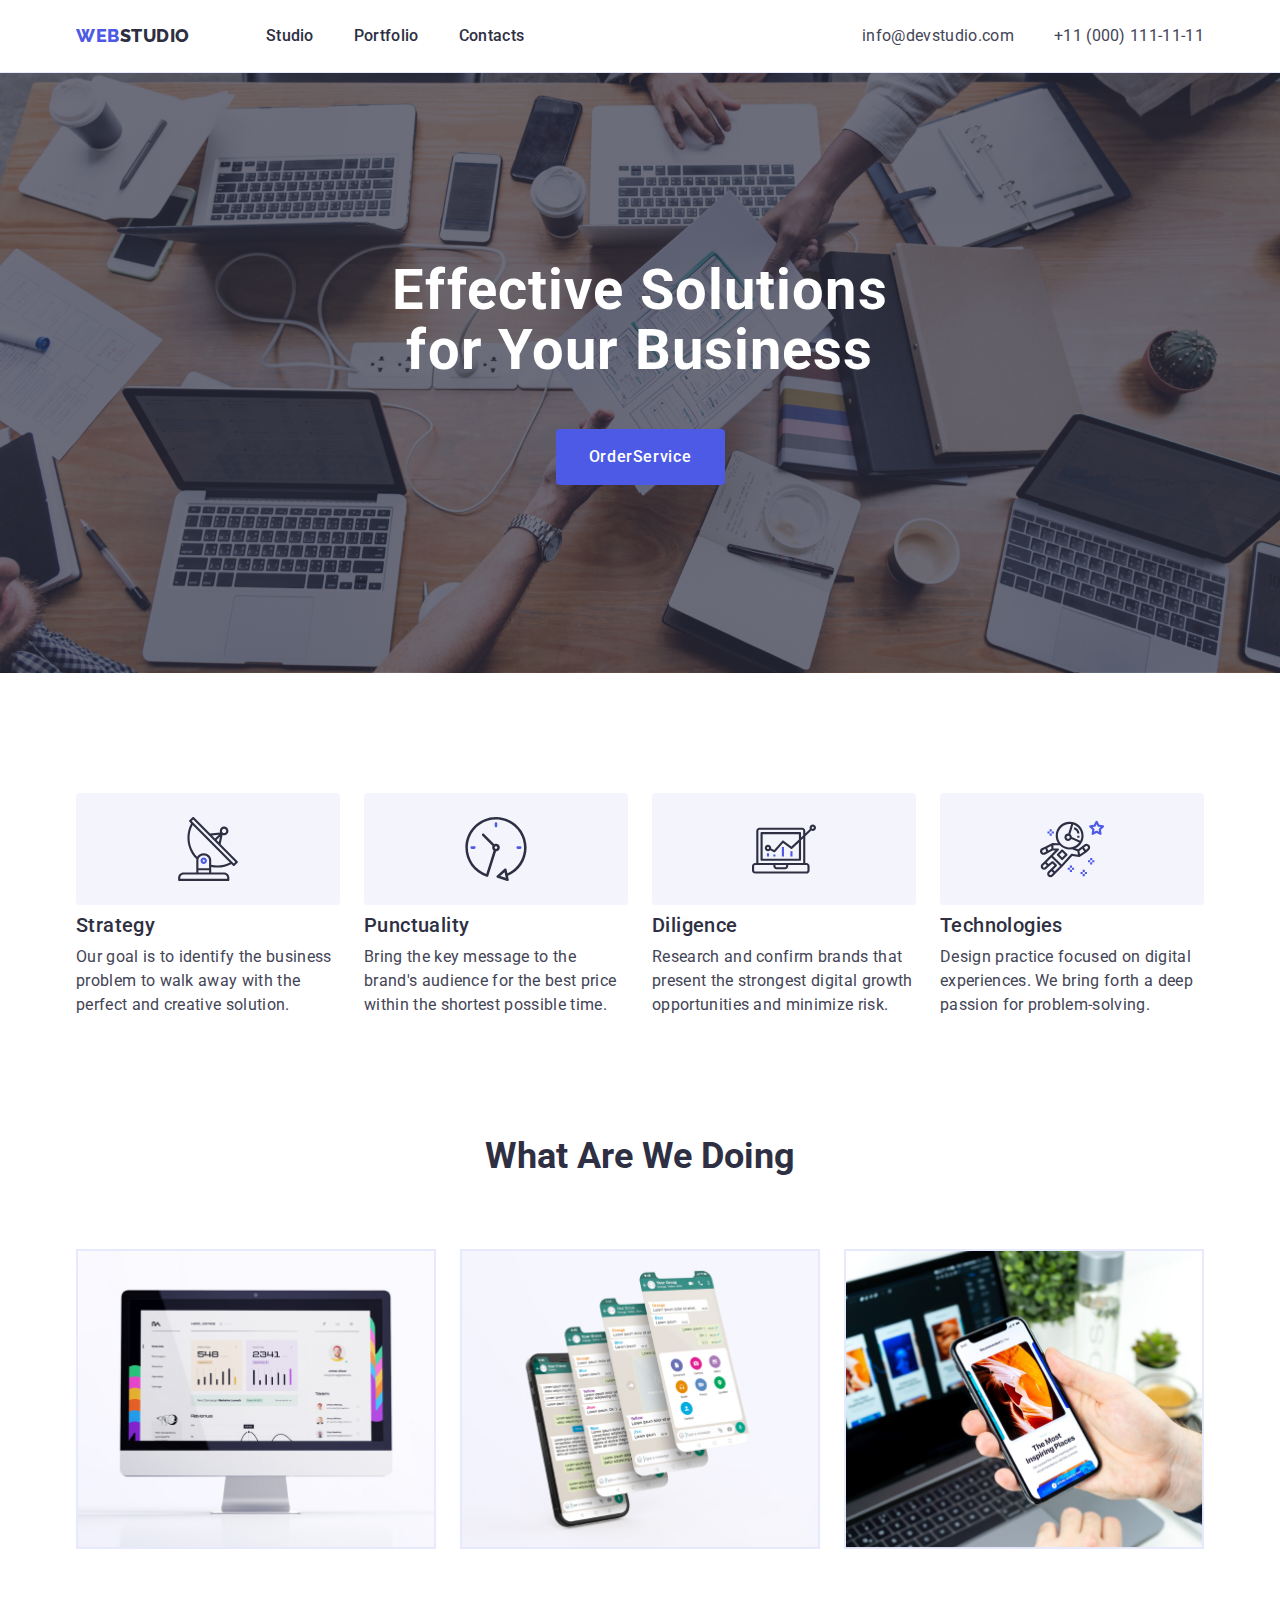
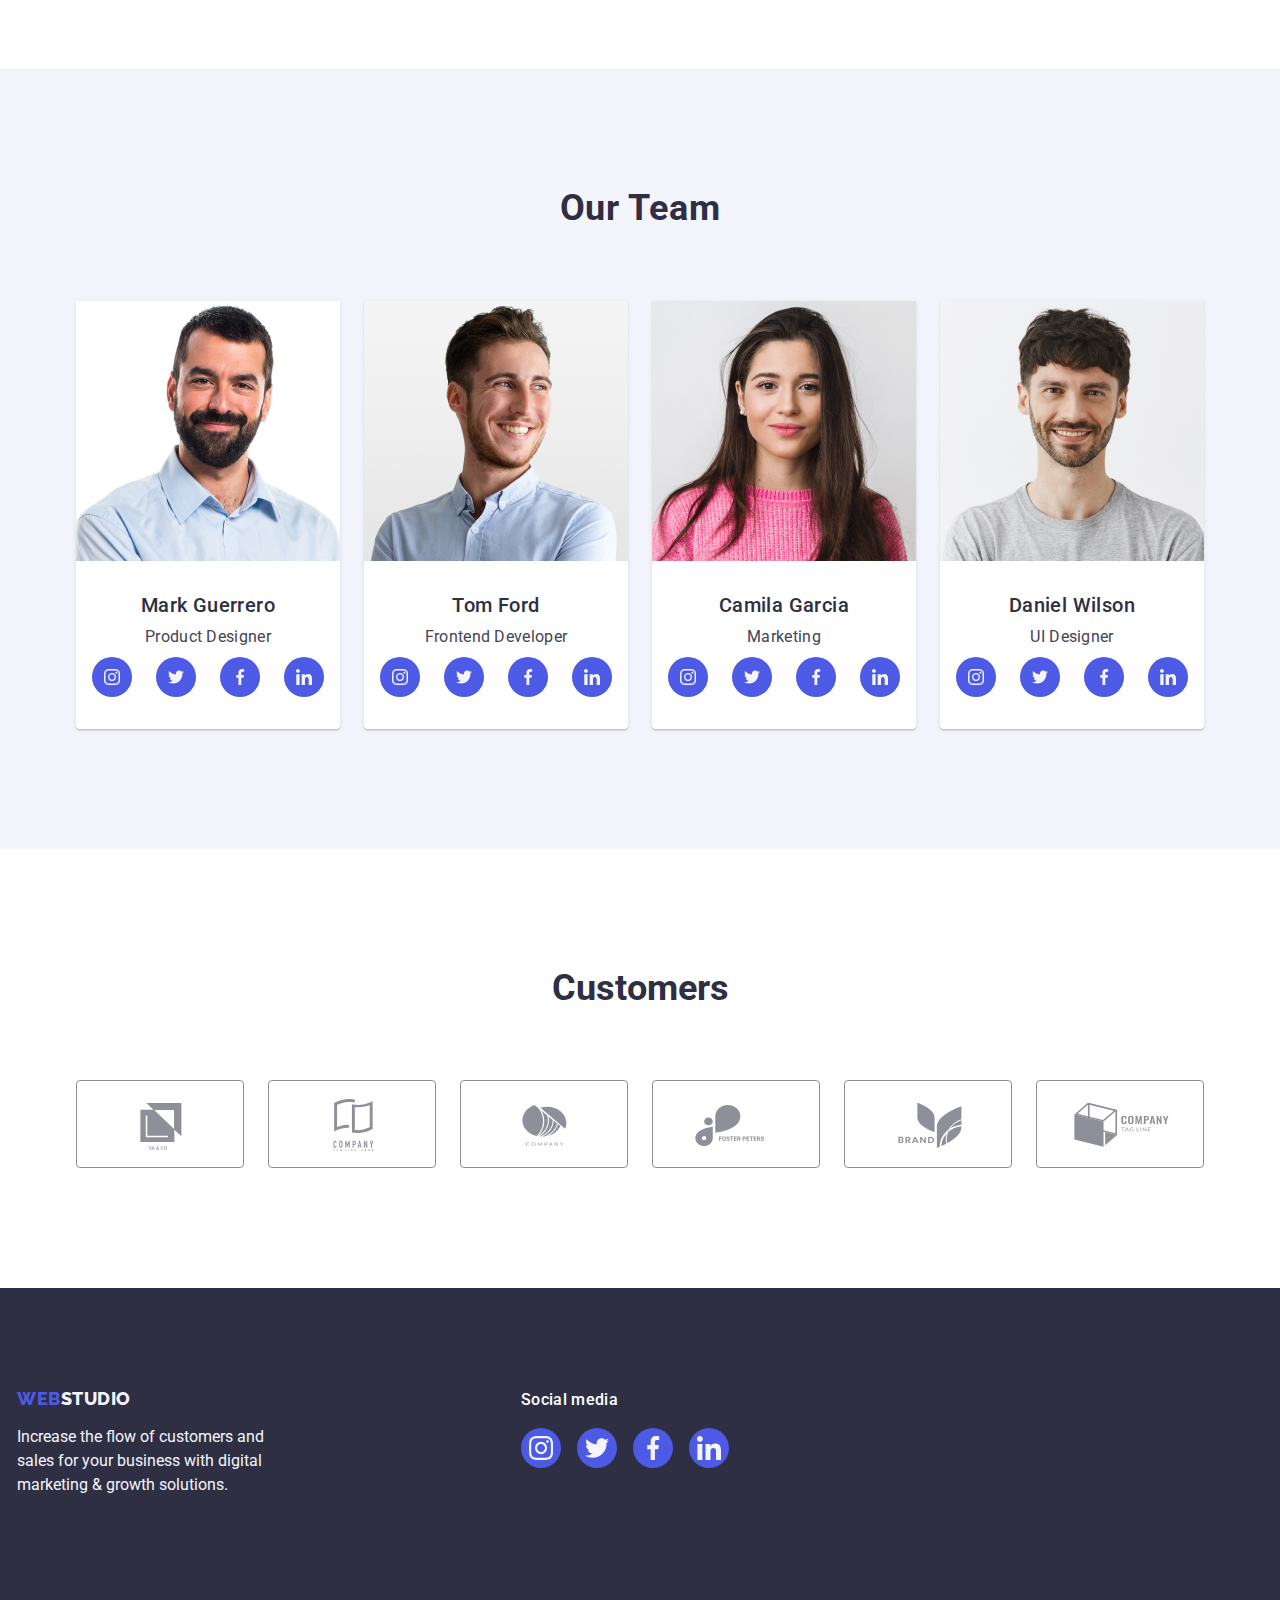
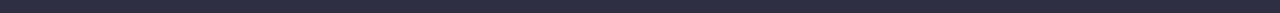
<file: index.html>
<!DOCTYPE html>
<html lang="en">
  <head>
    <meta charset="UTF-8" />
    <meta http-equiv="X-UA-Compatible" content="IE=edge" />
    <meta name="viewport" content="width=device-width, initial-scale=1.0" />
    <title>Document</title>

    <link rel="preconnect" href="https://fonts.googleapis.com" />
    <link rel="preconnect" href="https://fonts.gstatic.com" crossorigin />
    <link
      href="https://fonts.googleapis.com/css2?family=Raleway:wght@800&family=Roboto:wght@400;500;700;900&display=swap"
      rel="stylesheet"
    />
    <link
      href="https://cdn.jsdelivr.net/npm/modern-normalize@1.1.0/modern-normalize.min.css"
      rel="stylesheet"
    />
    <link rel="stylesheet" href="./css/styles.css" />
  </head>
  <body>
    <header class="box">
      <div class="header container">
        <nav class="navi">
          <a href="./index.html" class="logo link"
            >Web<span class="span">Studio</span>
          </a>

          <ul class="list">
            <li class="nav-list">
              <a href="./index.html" class="menu link">Studio </a>
            </li>
            <li class="nav-list">
              <a href="./portfolio.html" class="menu link">Portfolio </a>
            </li>
            <li class="nav-list"><a href="" class="menu link">Contacts </a></li>
          </ul>
        </nav>
        <address class="adress-list">
          <ul class="list">
            <li>
              <a class="adress link" href="mailto:info@devstudio.com"
                >info@devstudio.com</a
              >
            </li>
            <li>
              <a class="adress link" href="tel:+110001111111"
                >+11 (000) 111-11-11</a
              >
            </li>
          </ul>
        </address>
      </div>
    </header>

    <main>
      <section class="mainsection">
        <div class="container">
          <h1 class="maintext">Effective Solutions for Your Business</h1>

          <button class="btn" type="button">OrderService</button>
        </div>
      </section>
      <section class="about">
        <div class="container">
          <h2 class="visually-hidden">about</h2>
          <ul class="list-team about-list">
            <li class="about-list">
              <div class="ikon">
                <svg width="64" height="64">
                  <use href="./images/icons.svg#icon-antenna-1"></use>
                </svg>
              </div>
              <h3 class="strategy">Strategy</h3>
              <p class="strategytext">
                Our goal is to identify the business problem to walk away with
                the perfect and creative solution.
              </p>
            </li>
            <li class="about-list">
              <div class="ikon">
                <svg width="64" height="64">
                  <use href="./images/icons.svg#icon-clock-1"></use>
                </svg>
              </div>
              <h3 class="strategy">Punctuality</h3>
              <p class="strategytext">
                Bring the key message to the brand's audience for the best price
                within the shortest possible time.
              </p>
            </li>
            <li class="about-list">
              <div class="ikon">
                <svg width="64" height="64">
                  <use href="./images/icons.svg#icon-diagram-1"></use>
                </svg>
              </div>
              <h3 class="strategy">Diligence</h3>
              <p class="strategytext">
                Research and confirm brands that present the strongest digital
                growth opportunities and minimize risk.
              </p>
            </li>
            <li class="about-list">
              <div class="ikon">
                <svg width="64" height="64">
                  <use href="./images/icons.svg#icon-astronaut-1"></use>
                </svg>
              </div>
              <h3 class="strategy">Technologies</h3>
              <p class="strategytext">
                Design practice focused on digital experiences. We bring forth a
                deep passion for problem-solving.
              </p>
            </li>
          </ul>
        </div>
      </section>
      <section class="jobe">
        <!--Наші проекти-->
        <div class="container">
          <h2 class="ourjobe">What are we doing</h2>
          <ul class="list jib">
            <li class="jobe-list">
              <img class="comp" src=./images/images3.jpg alt="очень красиво"
              width="360" height="300" >
            </li>

            <li class="jobe-list">
              <img class="add" src=./images/images2.jpg alt="очень красиво"
              width="360" height="300" >
            </li>

            <li class="jobe-list">
              <img class="mob" src=./images/images1.jpg alt="очень красиво"
              width="360" height="300" >
            </li>
          </ul>
        </div>
      </section>
      <section class="team">
        <div class="container">
          <!--Наша команда-->
          <h2 class="teamtext">Our Team</h2>
          <ul class="list-team">
            <li class="back">
              <img src=./images/img-3.jpg alt="Mark Guerrero" width="264" >
              <div class="name-work soc-team">
                <h3 class="name">Mark Guerrero</h3>
                <p class="work">Product Designer</p>
                <ul class="social">
                  <li class="social-item">
                    <a class="social-link link" href="">
                      <svg class="social-icon" width="16" height="16">
                        <use href="./images/icons.svg#icon-instagram-2"></use>
                      </svg>
                    </a>
                  </li>

                  <li class="social-item">
                    <a class="social-link link" href="">
                      <svg class="social-icon" width="16" height="16">
                        <use href="./images/icons.svg#icon-twitter-1"></use>
                      </svg>
                    </a>
                  </li>

                  <li class="social-item">
                    <a class="social-link link" href="">
                      <svg class="social-icon" width="16" height="16">
                        <use href="./images/icons.svg#icon-facebook-1"></use>
                      </svg>
                    </a>
                  </li>

                  <li class="social-item">
                    <a class="social-link link" href="">
                      <svg class="social-icon" width="16" height="16">
                        <use href="./images/icons.svg#icon-linkedin-1"></use>
                      </svg>
                    </a>
                  </li>
                </ul>
              </div>
            </li>

            <li class="back">
              <img src=./images/img-2.jpg alt="Tom Ford" width="264" >
              <div class="name-work soc-team">
                <h3 class="name">Tom Ford</h3>
                <p class="work">Frontend Developer</p>
                <ul class="social">
                  <li class="social-item">
                    <a class="social-link link" href="">
                      <svg class="social-icon" width="16" height="16">
                        <use href="./images/icons.svg#icon-instagram-2"></use>
                      </svg>
                    </a>
                  </li>

                  <li class="social-item">
                    <a class="social-link link" href="">
                      <svg class="social-icon" width="16" height="16">
                        <use href="./images/icons.svg#icon-twitter-1"></use>
                      </svg>
                    </a>
                  </li>

                  <li class="social-item">
                    <a class="social-link link" href="">
                      <svg class="social-icon" width="16" height="16">
                        <use href="./images/icons.svg#icon-facebook-1"></use>
                      </svg>
                    </a>
                  </li>

                  <li class="social-item">
                    <a class="social-link link" href="">
                      <svg class="social-icon" width="16" height="16">
                        <use href="./images/icons.svg#icon-linkedin-1"></use>
                      </svg>
                    </a>
                  </li>
                </ul>
              </div>
            </li>
            <li class="back">
              <img src=./images/img-1.jpg alt="Camila Garcia" width="264" >
              <div class="name-work soc-team">
                <h3 class="name">Camila Garcia</h3>
                <p class="work">Marketing</p>
                <ul class="social">
                  <li class="social-item">
                    <a class="social-link link" href="">
                      <svg class="social-icon" width="16" height="16">
                        <use href="./images/icons.svg#icon-instagram-2"></use>
                      </svg>
                    </a>
                  </li>

                  <li class="social-item">
                    <a class="social-link link" href="">
                      <svg class="social-icon" width="16" height="16">
                        <use href="./images/icons.svg#icon-twitter-1"></use>
                      </svg>
                    </a>
                  </li>

                  <li class="social-item">
                    <a class="social-link link" href="">
                      <svg class="social-icon" width="16" height="16">
                        <use href="./images/icons.svg#icon-facebook-1"></use>
                      </svg>
                    </a>
                  </li>

                  <li class="social-item">
                    <a class="social-link link" href="">
                      <svg class="social-icon" width="16" height="16">
                        <use href="./images/icons.svg#icon-linkedin-1"></use>
                      </svg>
                    </a>
                  </li>
                </ul>
              </div>
            </li>
            <li class="back">
              <img src=./images/img.jpg alt="Daniel Wilson" width="264" >
              <div class="name-work soc-team">
                <h3 class="name">Daniel Wilson</h3>
                <p class="work">UI Designer</p>
                <ul class="social">
                  <li class="social-item">
                    <a class="social-link link" href="">
                      <svg class="social-icon" width="16" height="16">
                        <use href="./images/icons.svg#icon-instagram-2"></use>
                      </svg>
                    </a>
                  </li>

                  <li class="social-item">
                    <a class="social-link link" href="">
                      <svg class="social-icon" width="16" height="16">
                        <use href="./images/icons.svg#icon-twitter-1"></use>
                      </svg>
                    </a>
                  </li>

                  <li class="social-item">
                    <a class="social-link link" href="">
                      <svg class="social-icon" width="16" height="16">
                        <use href="./images/icons.svg#icon-facebook-1"></use>
                      </svg>
                    </a>
                  </li>

                  <li class="social-item">
                    <a class="social-link link" href="">
                      <svg class="social-icon" width="16" height="16">
                        <use href="./images/icons.svg#icon-linkedin-1"></use>
                      </svg>
                    </a>
                  </li>
                </ul>
              </div>
            </li>
          </ul>
        </div>
      </section>
      <section class="cust">
        <div class="container">
          <h2 class="cust-text">Customers</h2>
          <ul class="cust-ic">
            <li class="cust-list">
              <a class="cust-res" href="">
                <svg class="icon-cust" width="104" height="56">
                  <use href="./images/icons.svg#icon-Logo"></use>
                </svg>

              </a>
            </li>
            <li class="cust-list">
              <a class="cust-res" href="">
                <svg class="icon-cust" width="104" height="56">
                  <use href="./images/icons.svg#icon-Logo-1"></use>
                </svg>
            
              </a>
            </li>
            <li class="cust-list">
              <a class="cust-res" href="">
                <svg class="icon-cust" width="104" height="56">
                  <use href="./images/icons.svg#icon-Logo-2"></use>
                </svg>
            
              </a>
            </li>
            <li class="cust-list">
              <a class="cust-res" href="">
                <svg class="icon-cust" width="104" height="56">
                  <use href="./images/icons.svg#icon-Logo-3"></use>
                </svg>
            
              </a>
            </li>
            <li class="cust-list">
              <a class="cust-res" href="">
                <svg class="icon-cust" width="104" height="56">
                  <use href="./images/icons.svg#icon-Logo-4"></use>
                </svg>
            
              </a>
            </li>
            <li class="cust-list">
              <a class="cust-res" href="">
                <svg class="icon-cust" width="104" height="56">
                  <use href="./images/icons.svg#icon-Logo-5"></use>
                </svg>
            
              </a>
            </li>
          </ul>
        </div>
      </section>
    </main>
    <footer class="footer">
      <div class="container footer-cont">
        <div class="footer-div"> 
        <a href="./index.html" class="logo-futer link"
          >Web<span class="span-footer">Studio</span></a>
        <p class="footer-text">
          Increase the flow of customers and sales for your business with
          digital marketing & growth solutions.
        </p>
      </div>
        <div>
          <p class="social-footer">Social media</p>
          <ul class="footer-soc-list">
            <li class="footer-item">
              <a class="focus-link" href="">
                <svg class="social-icon" width="24" height="24">
                  <use href="./images/icons.svg#icon-instagram-2"></use>
                </svg>
              </a>
            </li>
            <li class="footer-item">
              <a class="focus-link" href="">
                <svg class="social-icon" width="24" height="24">
                  <use href="./images/icons.svg#icon-twitter-1"></use>
                </svg>
              </a>
            </li>
            <li class="footer-item">
              <a class="focus-link" href="">
                <svg class="social-icon" width="24" height="24">
                  <use href="./images/icons.svg#icon-facebook-1"></use>
                </svg>
              </a>
            </li>
            <li class="footer-item">
              <a class="focus-link" href="">
                <svg class="social-icon" width="24" height="24">
                  <use href="./images/icons.svg#icon-linkedin-1"></use>
                </svg>
              </a>
            </li>
          </ul>
        </div>
      </div>
    </footer>
  </body>
</html>
</file>
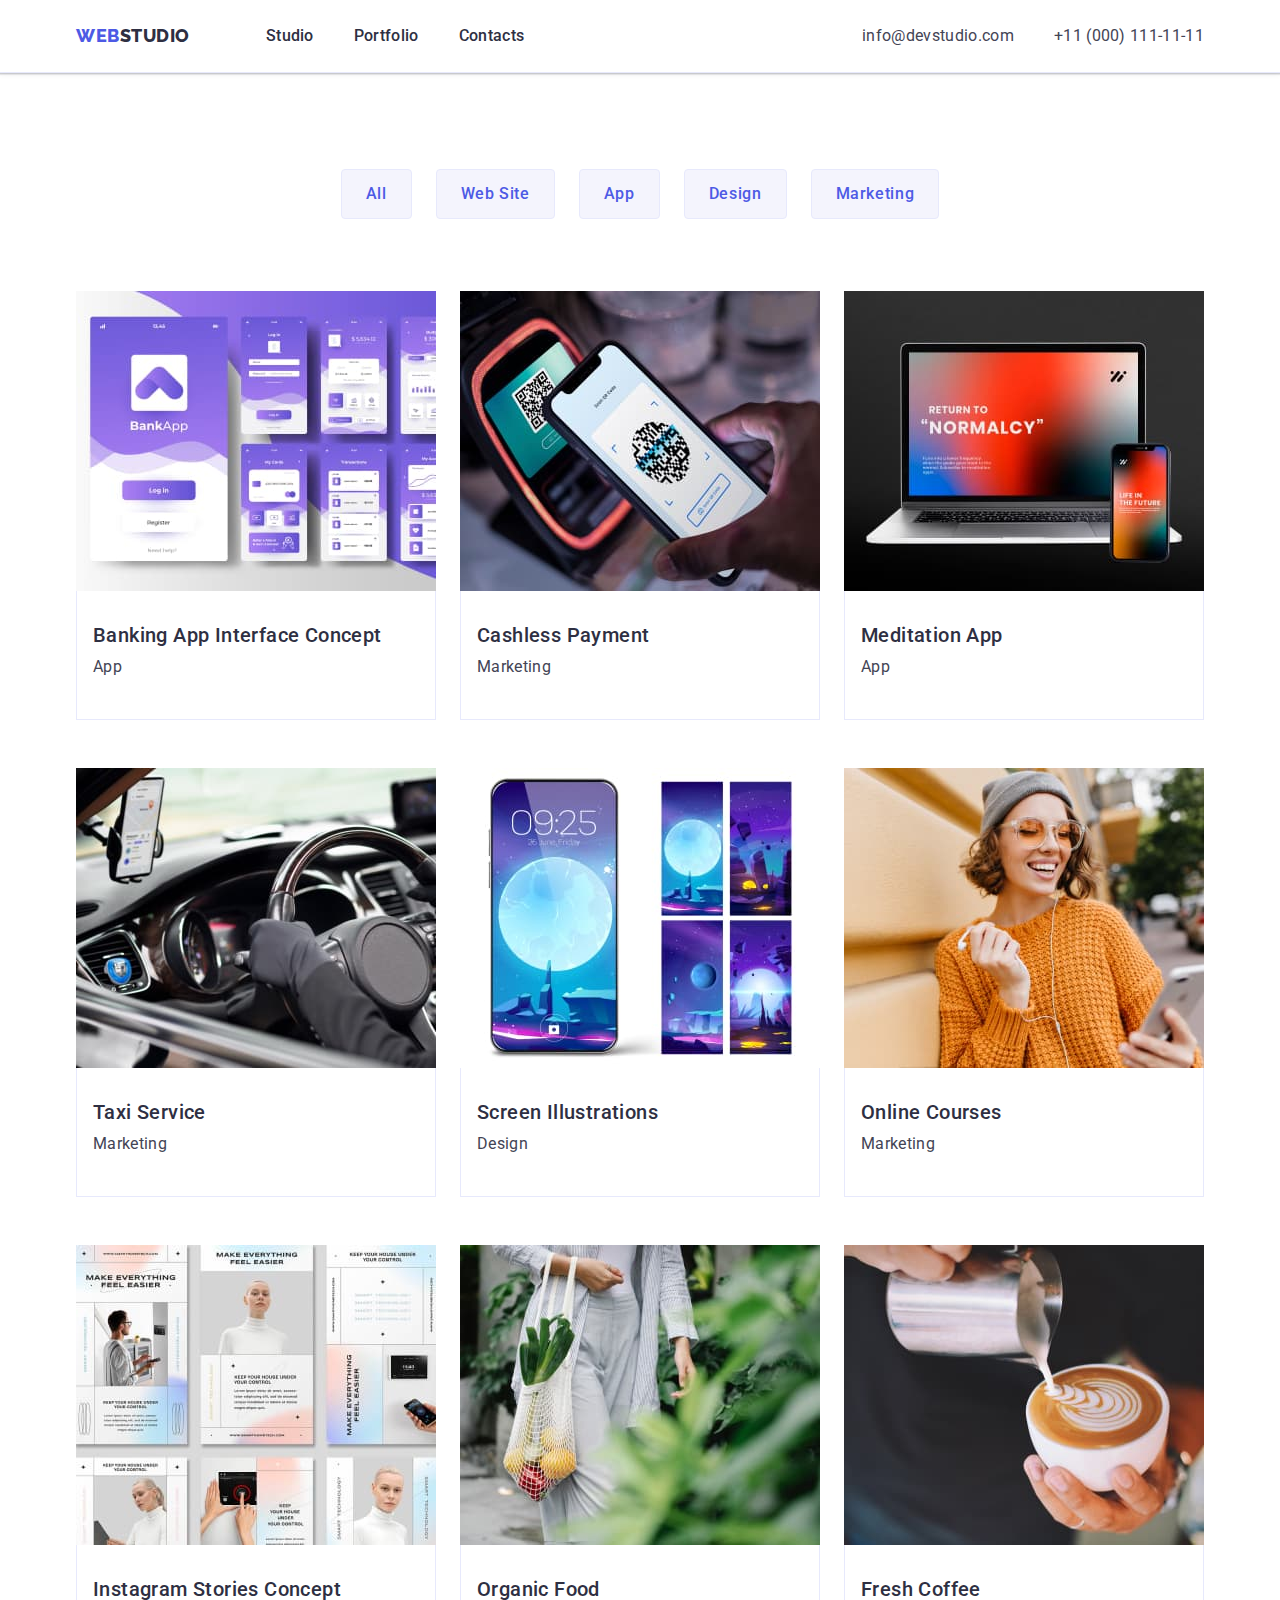
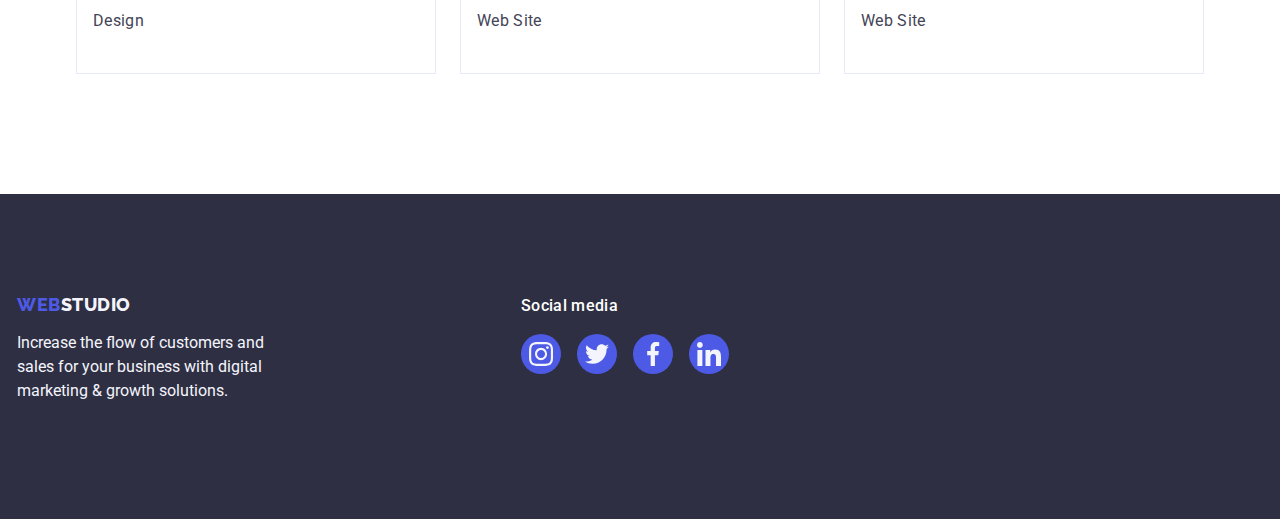
<file: portfolio.html>
<!DOCTYPE html>
<html lang="en">
  <head>
    <meta charset="UTF-8" />
    <meta http-equiv="X-UA-Compatible" content="IE=edge" />
    <meta name="viewport" content="width=device-width, initial-scale=1.0" />
    <title>Document</title>

    <link rel="preconnect" href="https://fonts.googleapis.com" />
    <link rel="preconnect" href="https://fonts.gstatic.com" crossorigin />
    <link
      href="https://fonts.googleapis.com/css2?family=Raleway:wght@800&family=Roboto:wght@400;500;700;900&display=swap"
      rel="stylesheet"
    />
    <link
      href=" https://cdn.jsdelivr.net/npm/modern-normalize@1.1.0/modern-normalize.min.css"
      rel="stylesheet"
    />
    <link rel="stylesheet" href="./css/styles.css" />
  </head>
  <body>
    <header class="box">
      <div class="header container">
        <nav class="navi">
          <a href="./index.html" class="logo link"
            >Web<span class="span">Studio</span>
          </a>

          <ul class="list">
            <li class="nav-list ">
              <a href="./index.html" class="menu link">Studio </a>
            </li>
            <li class="nav-list">
              <a href="./portfolio.html" class="menu link">Portfolio </a>
            </li>
            <li class="nav-list"><a href="" class="menu link">Contacts </a></li>
          </ul>
        </nav>
        <address class="adress-list">
          <ul class="list">
            <li>
              <a class="adress link" href="mailto:info@devstudio.com"
                >info@devstudio.com</a
              >
            </li>
            <li>
              <a class="adress link" href="tel:+110001111111"
                >+11 (000) 111-11-11</a
              >
            </li>
          </ul>
        </address>
      </div>
    </header>

    <main>
      <section class="portfolio">
        <div class="container">
          <h1 class="visually-hidden">botn</h1>

          <ul class="list btnp">
            <li><button type="button" class="search-btn">All</button></li>
            <li><button type="button" class="search-btn">Web Site</button></li>
            <li><button type="button" class="search-btn">App</button></li>
            <li><button type="button" class="search-btn">Design</button></li>
            <li><button type="button" class="search-btn">Marketing</button></li>
          </ul>

          <ul class="list-proj">
            <li class="proj">
              <a href="#" class="webs link">
                <img src="./images/imge-9.jpg" alt="app" />
                <div class="name-proj">
                  <h2 class="name-prof">Banking App Interface Concept</h2>
                  <p class="work-prof">App</p>
                </div>
              </a>
            </li>

            <li class="proj">
              <a href="#" class="webs link">
                <img src="./images/imge-8.jpg" alt="app" />
                <div class="name-proj">
                  <h2 class="name-prof">Cashless Payment</h2>
                  <p class="work-prof">Marketing</p>
                </div>
              </a>
            </li>

            <li class="proj">
              <a href="#" class="webs link">
                <img src="./images/imge-7.jpg" alt="app" />
                <div class="name-proj">
                  <h2 class="name-prof">Meditation App</h2>
                  <p class="work-prof">App</p>
                </div>
              </a>
            </li>

            <li class="proj">
              <a href="#" class="webs link">
                <img src="./images/imge-6.jpg" alt="app" />
                <div class="name-proj">
                  <h2 class="name-prof">Taxi Service</h2>
                  <p class="work-prof">Marketing</p>
                </div>
              </a>
            </li>

            <li class="proj">
              <a href="#" class="webs link">
                <img src="./images/imge-5.jpg" alt="app" />
                <div class="name-proj">
                  <h2 class="name-prof">Screen Illustrations</h2>
                  <p class="work-prof">Design</p>
                </div>
              </a>
            </li>

            <li class="proj">
              <a href="#" class="webs link">
                <img src="./images/imge-4.jpg" alt="app" />
                <div class="name-proj">
                  <h2 class="name-prof">Online Courses</h2>
                  <p class="work-prof">Marketing</p>
                </div>
              </a>
            </li>

            <li class="proj">
              <a href="#" class="webs link">
                <img src="./images/imge-3.jpg" alt="app" />
                <div class="name-proj">
                  <h2 class="name-prof">Instagram Stories Concept</h2>
                  <p class="work-prof">Design</p>
                </div>
              </a>
            </li>

            <li class="proj">
              <a href="#" class="webs link">
                <img src="./images/imge-2.jpg" alt="app" />
                <div class="name-proj">
                  <h2 class="name-prof">Organic Food</h2>
                  <p class="work-prof">Web Site</p>
                </div>
              </a>
            </li>
            <li class="proj">
              <a href="#" class="webs link">
                <img src="./images/imge-1.jpg" alt="app" />
                <div class="name-proj">
                  <h2 class="name-prof">Fresh Coffee</h2>
                  <p class="work-prof">Web Site</p>
                </div>
              </a>
            </li>
          </ul>
        </div>
      </section>
    </main>
    <footer class="footer">
      <div class="container footer-cont">
        <div class="footer-div">
          <a href="./index.html" class="logo-futer link">Web<span class="span-footer">Studio</span></a>
          <p class="footer-text">
            Increase the flow of customers and sales for your business with
            digital marketing & growth solutions.
          </p>
        </div>
        <div>
          <p class="social-footer">Social media</p>
          <ul class="footer-soc-list">
            <li class="footer-item">
              <a class="focus-link" href="">
                <svg class="social-icon" width="24" height="24">
                  <use href="./images/icons.svg#icon-instagram-2"></use>
                </svg>
              </a>
            </li>
            <li class="footer-item">
              <a class="focus-link" href="">
                <svg class="social-icon" width="24" height="24">
                  <use href="./images/icons.svg#icon-twitter-1"></use>
                </svg>
              </a>
            </li>
            <li class="footer-item">
              <a class="focus-link" href="">
                <svg class="social-icon" width="24" height="24">
                  <use href="./images/icons.svg#icon-facebook-1"></use>
                </svg>
              </a>
            </li>
            <li class="footer-item">
              <a class="focus-link" href="">
                <svg class="social-icon" width="24" height="24">
                  <use href="./images/icons.svg#icon-linkedin-1"></use>
                </svg>
              </a>
            </li>
          </ul>
        </div>
      </div>
    </footer>
  </body>
</html>
</file>
<file: css/styles.css>
:root {
  --brend: #4d5ae5;
  --dark: #2e2f42;
  --white: #ffffff;
  --btn: #4d5ae5;
  --iris: #4d5ae5;
  --cold: #f4f4fd;
  --ocian: #404bbf;
  --slate: #434455;
  --cornflower: #e7e9fc;
  --light:#8E8F99;
  --green:#31D0AA;
}
body {
  font-family: "Roboto", sans-serif;
  color: var(--dark);
  background-color: var(--white);
}

img {
  display: block;
  max-width: 100%;
  height: auto;
}

/* header */

.box {
  border-bottom: 1px solid var(--cornflower);
  box-shadow: 0px 2px 1px rgba(46, 47, 66, 0.08),
    0px 1px 1px rgba(46, 47, 66, 0.16), 0px 1px 6px rgba(46, 47, 66, 0.08);
}
.visually-hidden {
  position: absolute;
  width: 1px;
  height: 1px;
  margin: -1px;
  border: 0;
  padding: 0;
  white-space: nowrap;
  clip-path: inset(100%);
  clip: rect(0 0 0 0);
  overflow: hidden;
}
h1,
h2,
h3 {
  margin: 0;
}
p {
  margin: 0;
}

ul {
  margin: 0;
  padding-left: 0;
}
.header {
  display: flex;
  align-items: center;
}
.container {
  width: 1158px;
  padding: 0 15px 0 15px;
  margin: 0 auto;
}

.navi {
  display: flex;
  align-items: center;
}

.logo {
  font-family: "Raleway", sans-serif;
  font-weight: 800;
  font-size: 18px;
  line-height: 1.17;
  display: inline-block;
  color: var(--brend);
  letter-spacing: 0.03em;
  text-transform: uppercase;
  margin-right: 76px;
}

.link {
  text-decoration: none;
}

.link:hover {
  color: var(--brend);
}

.link:focus {
  color: var(--brend);
}

.span {
  color: var(--dark);
}

.menu {
  font-weight: 500;
  font-size: 16px;
  line-height: 1.5;
  letter-spacing: 0.02em;
  color: var(--dark);
  padding: 24px 0;
}

.menu:hover {
  color: var(--ocian);
}

.menu:focus {
  color: var(--ocian);
}

.list {
  list-style: none;
  display: flex;
  gap: 40px;
  padding: 0;
  margin: 0;
}

.nav-list {
  padding: 24px 0;
}

.adress-list {
  font-style: normal;
  margin-left: auto;
}

.mail {
  font-size: 16px;
  line-height: 24px;
  letter-spacing: 0.02em;
  color: var(--dark);
}

.adress {
  font-size: 16px;
  line-height: 1.5;
  letter-spacing: 0.02em;
  color: var(--slate);
}

.adress:hover {
  color: var(--ocian);
}
.adress:focus {
  color: var(--ocian);
}
/* main */

/* mainsection */
.maintext {
  max-width: 496px;
  margin-bottom: 48px;
}

.mainsection {
  max-width: 1440px;
  background: var(--dark);
  padding: 188px 0;
  background-image: linear-gradient(rgba(46, 47, 66, 0.7), rgba(46, 47, 66, 0.7)),
      url(../images/people-office.jpg);
      
  background-repeat: no-repeat;
  background-position: center;
  background-size: cover;
  margin-left: auto;
  margin-right: auto;
}
.ikon {
  display: flex;
  align-items: center;
  justify-content: center;
  height: 112px;
  background-color: #f4f4fd;
  border-radius: 4px;
  margin-bottom: 8px;
}

.maintext {
  font-weight: 700;
  font-size: 56px;
  line-height: 1.07;
  text-align: center;
  letter-spacing: 0.02em;
  color: var(--white);
  margin-left: auto;
  margin-right: auto;
}

.btn {
  cursor: pointer;
  background: var(--brend);
  font-family: "Roboto", sans-serif;
  font-style: normal;
  font-weight: 500;
  font-size: 16px;
  line-height: 24px;
  letter-spacing: 0.04em;
  color: var(--white);
  display: block;
  min-width: 169px;
  height: 56px;
  border: none;
  border-radius: 4px;
  cursor: pointer;
  margin-left: auto;
  margin-right: auto;
}

.btn:hover {
  background-color: var(--ocian);
}

.btn:focus {
  background-color: var(--ocian);
}

/* about */
.about {
  padding: 120px 0;
  left: 156px;
  top: 792px;
}

.about-list {
  flex-basis: calc((100%- 72px) / 4);
}

.strategy {
  font-weight: 500;
  font-size: 20px;
  line-height: 24px;
  letter-spacing: 0.02em;
  color: var(--dark);
  margin-bottom: 8px;
  width: 264px;
  height: 24px;
}

.strategytext {
  font-size: 16px;
  line-height: 24px;
  letter-spacing: 0.02em;
  color: var(--slate);
  width: 264px;
  height: 72px;
}

/* jobe */
.jobe {
  padding-bottom: 120px;
}

.ourjobe {
  text-transform: capitalize;
  font-weight: 700;
  font-size: 36px;
  line-height: 1.11;
  text-align: center;
  color: var(--dark);
  margin-bottom: 72px;
}

.jib {
  display: flex;
  gap: 24px;
}

.jobe-list {
  width: calc((100% - 48px) / 3);
}
.comp {
  width: 360px;
  height: 300px;
  border: 1px solid #e7e9fc;
}
.add {
  width: 360px;
  height: 300px;
  border: 1px solid #e7e9fc;
}
.mob {
  width: 360px;
  height: 300px;
  border: 1px solid #e7e9fc;
}

/* team */

.team {
  background-color: var(--cold);
  padding: 120px 0;
}
.social {
  list-style-type: none;
  display: flex;
  justify-content: center;
  gap: 24px;
}
.social-link {
  width: 100%;
  height: 100%;
  background-color: var(--brend);
  border-radius: 50%;
  display: flex;
  align-items: center;
  justify-content: center;
}
.social-item :hover {
  background-color: #404bbf;
}
.social-item :focus {
  background-color: #404bbf;
}

.social-icon {
  fill: var(--cold);
}
.teamtext {
  background-color: var(--cold);
  font-weight: 700;
  font-size: 36px;
  line-height: 1.11;
  text-align: center;
  letter-spacing: 0.02em;
  text-transform: capitalize;
  color: var(--dark);
  margin-bottom: 72px;
}

.social-item {
  width: 40px;
  height: 40px;
}

.list-team {
  list-style: none;
  display: flex;
  gap: 24px;
}

.back {
  width: calc((100% - 72px) / 4);
  background-color: var(--white);
  box-shadow: 0px 1px 6px rgba(46, 47, 66, 0.08),
    0px 1px 1px rgba(46, 47, 66, 0.16), 0px 2px 1px rgba(46, 47, 66, 0.08);
  border-radius: 0px 0px 4px 4px;
}
.name-work {
  padding: 32px 16px;
  border-radius: 0px 0px 4px 4px;
  padding: 32px 0;
}
.name {
  font-weight: 500;
  font-size: 20px;
  line-height: 24px;
  letter-spacing: 0.02em;
  color: var(--dark);
  margin-bottom: 8px;
  text-align: center;
}
.name-prof {
  font-weight: 500;
  font-size: 20px;
  line-height: 24px;
  letter-spacing: 0.02em;
  color: var(--dark);
  margin-bottom: 8px;
}

.work {
  font-size: 16px;
  line-height: 24px;
  letter-spacing: 0.02em;
  color: var(--slate);
  text-align: center;
  margin-bottom: 8px;
}
.work-prof {
  font-size: 16px;
  line-height: 24px;
  letter-spacing: 0.02em;
  color: var(--slate);
  margin-bottom: 8px;
}

/* footer */
.footer {
  background: var(--dark);
  padding: 100px 0;
}
.logo-futer {
  font-family: "Raleway", sans-serif;
  font-weight: 800;
  font-size: 18px;
  line-height: 1.17;
  display: inline-block;
  color: var(--brend);
  letter-spacing: 0.03em;
  text-transform: uppercase;
  margin-bottom: 16px;
}
.span-footer {
  font-family: "Raleway", sans-serif;
  font-weight: 800;
  font-size: 18px;
  line-height: 21px;

  color: var(--cold);

  line-height: 1.17;
  letter-spacing: 0.03em;
  text-transform: uppercase;
}

.footer-text {
  font-size: 16px;
  line-height: 24px;
  color: var(--cold);
  max-width: 264px;
  margin-right: 120px;
  margin-bottom: 16px;
}

.search-btn {
  font-weight: 500;
  font-size: 16px;
  line-height: 24px;
  letter-spacing: 0.04em;
  color: var(--brend);
  box-sizing: border-box;
  background: var(--cold);
  border: 1px solid var(--cornflower);
  border-radius: 4px;
  cursor: pointer;
  padding: 12px 24px;
}

.search-btn:hover {
  color: var(--white);
  background-color: var(--ocian);
  border: 1px solid transparent;
  box-shadow:0px 3px 1px rgba(0, 0, 0, 0.1), 0px 2px 1px rgba(0, 0, 0, 0.08), 0px 2px 2px rgba(0, 0, 0, 0.12);
}

.search-btn:focus {
  color: var(--white);
  background-color: var(--ocian);
  border: 1px solid transparent;
  box-shadow:0px 3px 1px rgba(0, 0, 0, 0.1), 0px 2px 1px rgba(0, 0, 0, 0.08), 0px 2px 2px rgba(0, 0, 0, 0.12);
}
.footer-cont{
  display: flex;
align-items: baseline;
margin-right: 120px;
}
.social-footer{font-weight: 500;
  font-size: 16px;
  line-height: 1.5;
  letter-spacing: 0.02em;
  color:var(--white);
  margin-bottom: 16px;
}

.footer-soc-list{display: flex;
gap: 16px;}
.footer-item{
  width: 40px;
  height: 40px;
}
.focus-link{width: 100%;
height: 100%;
background-color:var(--brend);
border-radius:50%;
display: flex;
align-items: center;
justify-content: center;}
.focus-link:focus{background-color: var(--green);}
.focus-link:hover{background-color: var(--green);}
/* portfoio */

.portfolio {
  padding: 96px 0 120px;
}
.btnp {
  display: flex;
  justify-content: center;
  gap: 24px;
  margin-bottom: 72px;
}
.button {
  padding: 12px 24px;
  border: 1px solid var(--cornflower);
  border-radius: 4px;
}
.button .hoveer {
  border: 1px solid transparent;
  box-shadow:0px 3px 1px rgba(0, 0, 0, 0.1), 0px 2px 1px rgba(0, 0, 0, 0.08), 0px 2px 2px rgba(0, 0, 0, 0.12);
}
.button .focus {
  border: 1px solid transparent;
  box-shadow:0px 3px 1px rgba(0, 0, 0, 0.1), 0px 2px 1px rgba(0, 0, 0, 0.08), 0px 2px 2px rgba(0, 0, 0, 0.12);
}
.list-proj {
  list-style-type: none;
  display: flex;
  flex-wrap: wrap;
  column-gap: 24px;
  row-gap: 48px;
}
.proj {
  width: calc((100% - 48px) / 3);
}
.name-proj {
  padding: 32px 16px;
  border: 1px solid var(--cornflower);
  border-top: none;
}
.webs{display: block;}
.webs:hover{box-shadow:0px 1px 6px rgba(46, 47, 66, 0.08), 0px 1px 1px rgba(46, 47, 66, 0.16), 0px 2px 1px rgba(46, 47, 66, 0.08);}
.webs:focus{box-shadow:0px 1px 6px rgba(46, 47, 66, 0.08), 0px 1px 1px rgba(46, 47, 66, 0.16), 0px 2px 1px rgba(46, 47, 66, 0.08);}
/*customers*/
.cust {
  text-align: center;
  padding-top: 120px;
  padding-bottom: 120px;
}
.cust-text{
  font-size: 36px;
  line-height: 1.1;
  color:var(--dark);
  margin-bottom: 72px;

}
.cust-ic{display: flex;
gap: 24px;
list-style-type:none;}
.cust-list{width: calc((100% - 120px) / 6);
height:88px;}

.cust-res{
  width: 100%;
  height: 100%;
  border: 1px solid var(--light);
  border-radius: 4px;
  display: flex;
  align-items: center;
  justify-content: center;
  color:var(--light)

}
.cust-res:hover{
  border-color: var(--ocian);
  color: var(--ocian);
}
.cust-res:focus{
  border-color: var(--ocian);
  color: var(--ocian);
}
.icon-cust{fill: currentColor;}
.footer-div{margin-right: 120px;}
</file>
